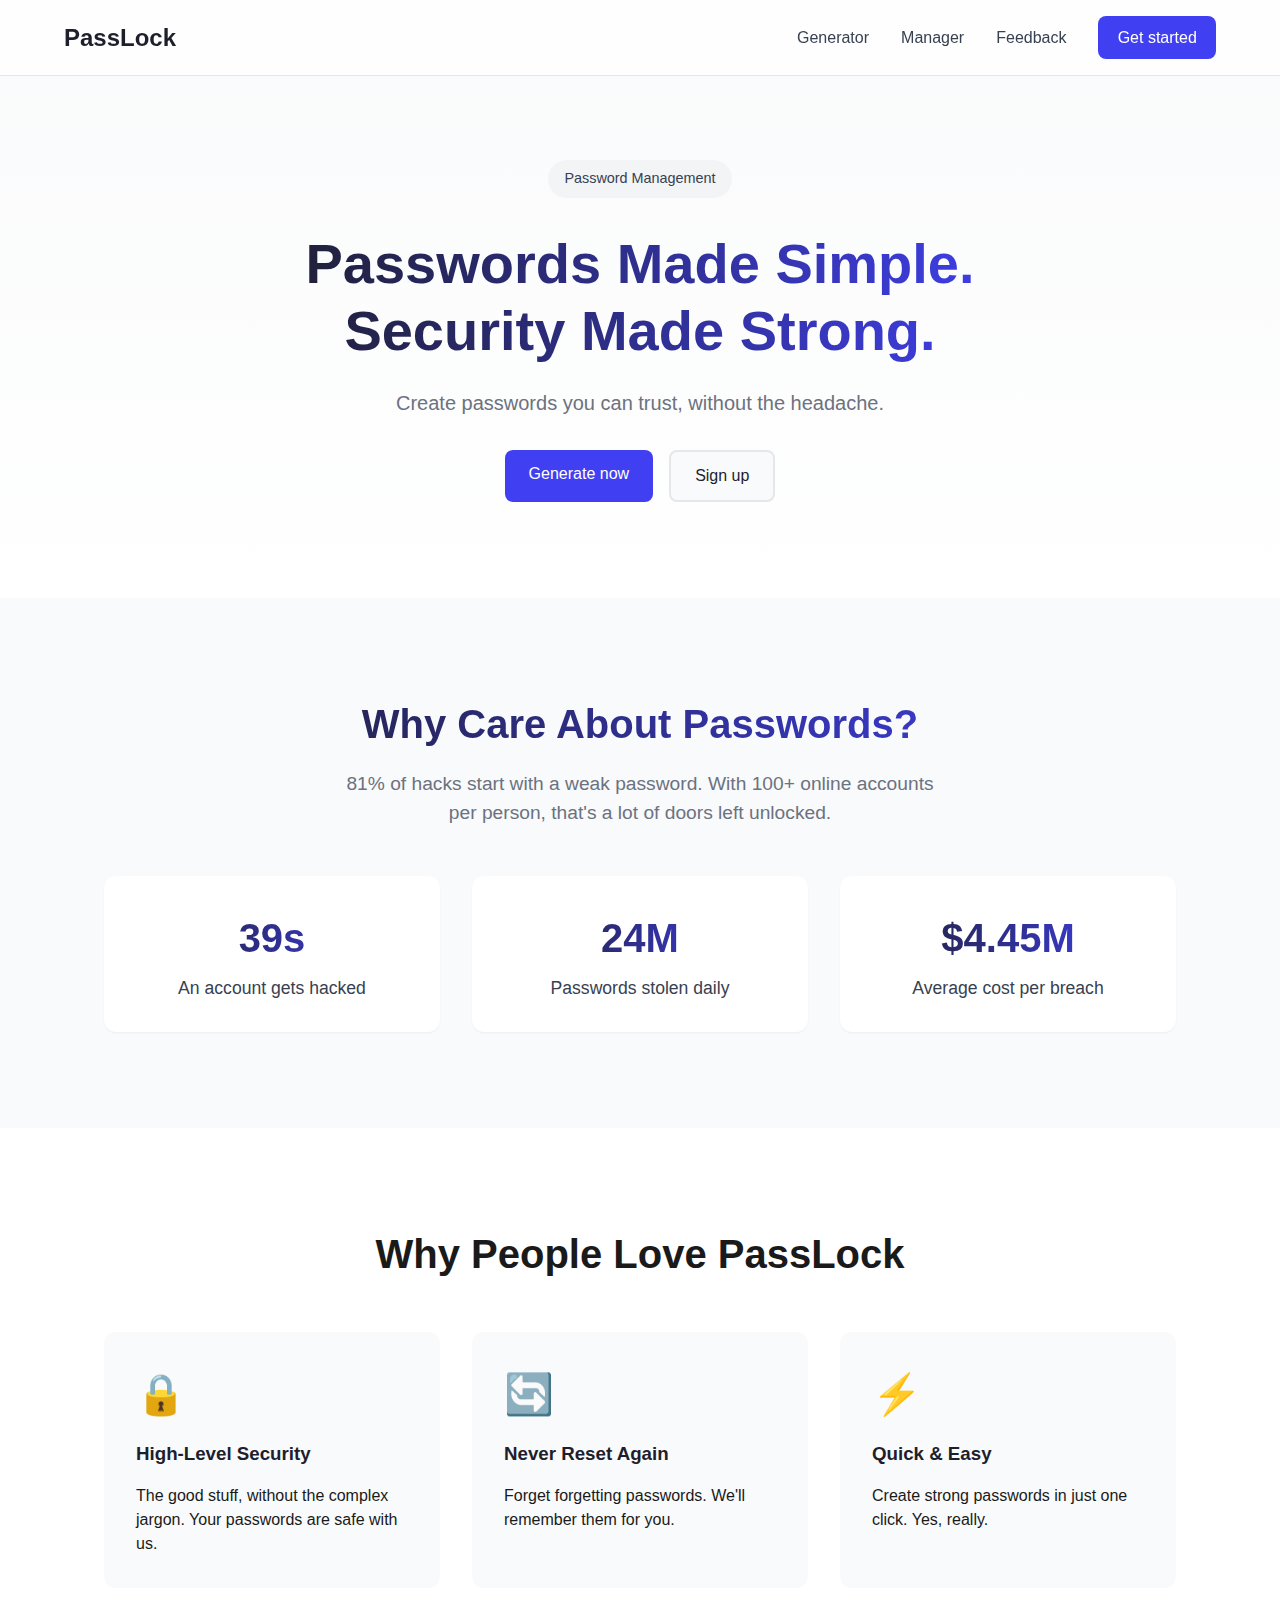
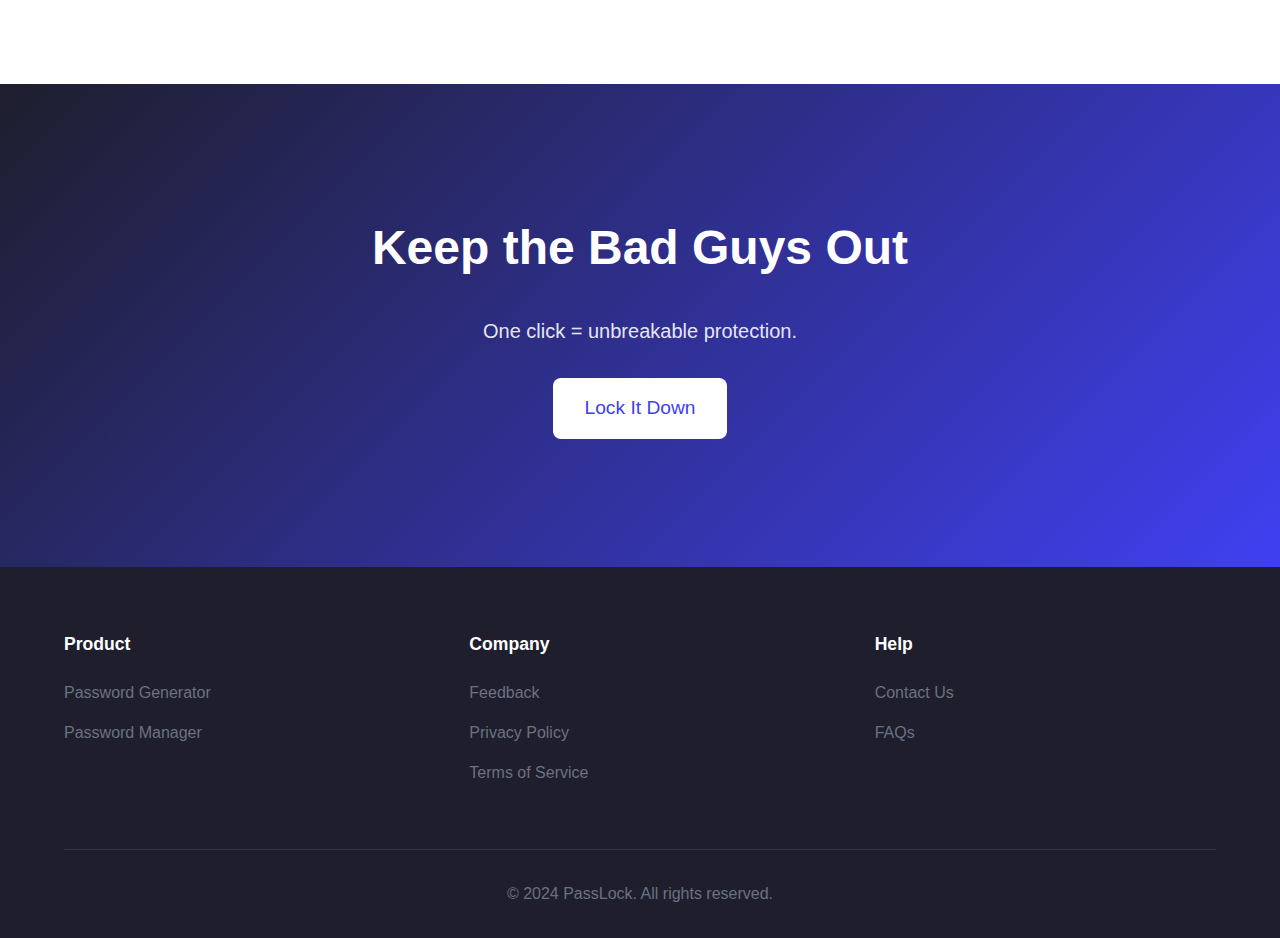
<file: index.html>
<!DOCTYPE html>
<html lang="en">
<head>
    <meta charset="UTF-8">
    <meta name="viewport" content="width=device-width, initial-scale=1.0">
    <title>PassLock - Simple, Strong Password Management</title>
    <link rel="stylesheet" href="css/style.css">
    <link rel="icon" type="image/x-icon" href="icon.ico">
</head>
<body>
    <nav>
        <a href="index.html" class="logo">PassLock</a>
        <button class="hamburger" aria-label="Toggle menu">
            <span class="hamburger-line"></span>
            <span class="hamburger-line"></span>
            <span class="hamburger-line"></span>
        </button>
        <div class="nav-links">
            <a href="pages/generator.html">Generator</a>
            <a href="pages/manager.html">Manager</a>
            <a href="pages/feedback.html">Feedback</a>
            <a href="pages/signup.html" class="btn-primary">Get started</a>
        </div>
    </nav>

    <main>
        <section class="hero">
            <div class="hero-content">
                <div class="section-tag">Password Management</div>
                <h1>Passwords Made Simple.<br>Security Made Strong.</h1>
                <p class="hero-subtitle">Create passwords you can trust, without the headache.</p>
                <div class="cta-group">
                    <a href="pages/generator.html" class="btn-primary">Generate now</a>
                    <a href="pages/signup.html" class="btn-secondary">Sign up</a>
                </div>
            </div>
        </section>

        <section class="why-section">
            <div class="container">
                <h2>Why Care About Passwords?</h2>
                <p class="section-subtitle">81% of hacks start with a weak password. With 100+ online accounts per person, that's a lot of doors left unlocked.</p>
                
                <div class="stats-grid">
                    <div class="stat-card">
                        <div class="stat-number">39s</div>
                        <p>An account gets hacked</p>
                    </div>
                    <div class="stat-card">
                        <div class="stat-number">24M</div>
                        <p>Passwords stolen daily</p>
                    </div>
                    <div class="stat-card">
                        <div class="stat-number">$4.45M</div>
                        <p>Average cost per breach</p>
                    </div>
                </div>
            </div>
        </section>

        <section class="features">
            <div class="container">
                <h2>Why People Love PassLock</h2>
                <div class="features-grid">
                    <div class="feature-card">
                        <div class="feature-icon">🔒</div>
                        <h3>High-Level Security</h3>
                        <p>The good stuff, without the complex jargon. Your passwords are safe with us.</p>
                    </div>
                    <div class="feature-card">
                        <div class="feature-icon">🔄</div>
                        <h3>Never Reset Again</h3>
                        <p>Forget forgetting passwords. We'll remember them for you.</p>
                    </div>
                    <div class="feature-card">
                        <div class="feature-icon">⚡</div>
                        <h3>Quick & Easy</h3>
                        <p>Create strong passwords in just one click. Yes, really.</p>
                    </div>
                </div>
            </div>
        </section>

        <section class="cta-section">
            <div class="container">
                <h2>Keep the Bad Guys Out</h2>
                <p class="cta-subtitle">One click = unbreakable protection.</p>
                <a href="pages/signup.html" class="btn-primary">Lock It Down</a>
            </div>
        </section>
    </main>

    <footer>
        <div class="footer-content">
            <div class="footer-section">
                <h4>Product</h4>
                <a href="pages/generator.html">Password Generator</a>
                <a href="pages/manager.html">Password Manager</a>
            </div>
            <div class="footer-section">
                <h4>Company</h4>
                <a href="pages/feedback.html">Feedback</a>
                <a href="#">Privacy Policy</a>
                <a href="#">Terms of Service</a>
            </div>
            <div class="footer-section">
                <h4>Help</h4>
                <a href="pages/feedback.html">Contact Us</a>
                <a href="#">FAQs</a>
            </div>
        </div>
        <div class="footer-bottom">
            <p>&copy; 2024 PassLock. All rights reserved.</p>
        </div>
    </footer>
    <script src="js/nav.js"></script>
</body>
</html>
</file>
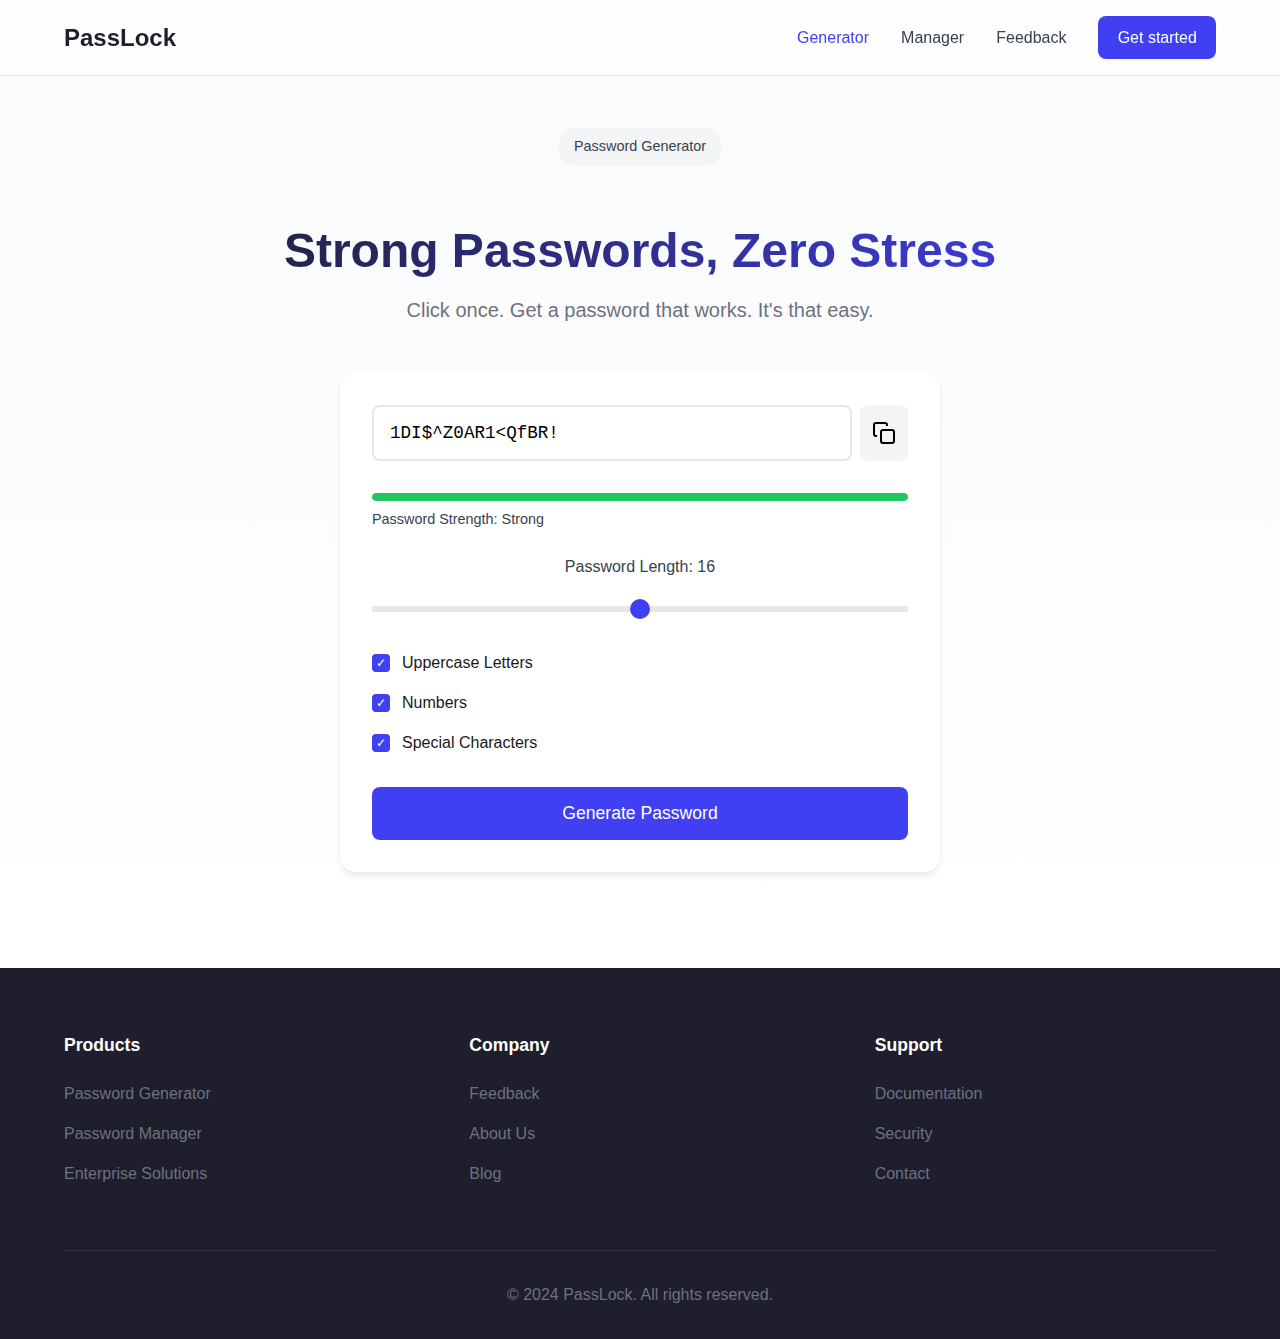
<file: pages/generator.html>
<!DOCTYPE html>
<html lang="en">
<head>
    <meta charset="UTF-8">
    <meta name="viewport" content="width=device-width, initial-scale=1.0">
    <title>Password Generator - PassLock</title>
    <link rel="stylesheet" href="../css/style.css">
    <link rel="icon" type="image/x-icon" href="../icon.ico">
</head>
<body>
    <nav>
        <a href="../index.html" class="logo">PassLock</a>
        <button class="hamburger" aria-label="Toggle menu">
            <span class="hamburger-line"></span>
            <span class="hamburger-line"></span>
            <span class="hamburger-line"></span>
        </button>
        <div class="nav-links">
            <a href="generator.html" class="active">Generator</a>
            <a href="manager.html">Manager</a>
            <a href="feedback.html">Feedback</a>
            <a href="signup.html" class="btn-primary">Get started</a>
        </div>
    </nav>

    <main>
        <section class="generator-section">
            <div class="container text-center">
                <div class="section-tag">Password Generator</div>
                <h1 class="generator-title">Strong Passwords, Zero Stress</h1>
                <p class="generator-subtitle">Click once. Get a password that works. It's that easy.</p>

                <div class="generator-container">
                    <div class="password-display">
                        <input type="text" id="passwordOutput" readonly value="Click generate to create password">
                        <button id="copyButton" class="btn-icon" aria-label="Copy password">
                            <svg width="24" height="24" viewBox="0 0 24 24" fill="none" stroke="currentColor" stroke-width="2">
                                <rect x="9" y="9" width="13" height="13" rx="2" ry="2"></rect>
                                <path d="M5 15H4a2 2 0 0 1-2-2V4a2 2 0 0 1 2-2h9a2 2 0 0 1 2 2v1"></path>
                            </svg>
                        </button>
                    </div>

                    <div class="strength-meter">
                        <div class="strength-bar">
                            <div id="strengthProgress" class="strength-progress"></div>
                        </div>
                        <p class="strength-text">Password Strength: <span id="strengthLabel">Generate a password</span></p>
                    </div>

                    <div class="password-options">
                        <div class="option-group">
                            <label for="lengthSlider">Password Length: <span id="lengthValue">16</span></label>
                            <input type="range" min="8" max="24" value="16" id="lengthSlider" class="range-slider">
                        </div>
                        
                        <div class="checkbox-group">
                            <label class="checkbox-label">
                                <input type="checkbox" id="uppercase" checked>
                                <span class="checkbox-text">Uppercase Letters</span>
                            </label>
                            <label class="checkbox-label">
                                <input type="checkbox" id="numbers" checked>
                                <span class="checkbox-text">Numbers</span>
                            </label>
                            <label class="checkbox-label">
                                <input type="checkbox" id="symbols" checked>
                                <span class="checkbox-text">Special Characters</span>
                            </label>
                        </div>
                    </div>

                    <button id="generateButton" class="btn-primary btn-large">Generate Password</button>
                </div>
            </div>
        </section>
    </main>

    <footer>
        <div class="footer-content">
            <div class="footer-section">
                <h4>Products</h4>
                <a href="generator.html">Password Generator</a>
                <a href="#">Password Manager</a>
                <a href="#">Enterprise Solutions</a>
            </div>
            <div class="footer-section">
                <h4>Company</h4>
                <a href="feedback.html">Feedback</a>
                <a href="#">About Us</a>
                <a href="#">Blog</a>
            </div>
            <div class="footer-section">
                <h4>Support</h4>
                <a href="#">Documentation</a>
                <a href="#">Security</a>
                <a href="#">Contact</a>
            </div>
        </div>
        <div class="footer-bottom">
            <p>&copy; 2024 PassLock. All rights reserved.</p>
        </div>
    </footer>

    <div id="notification" class="notification">
        <div class="notification-content">
            <svg width="20" height="20" viewBox="0 0 24 24" fill="none" stroke="currentColor" stroke-width="2">
                <polyline points="20 6 9 17 4 12"></polyline>
            </svg>
            <span>Copied to clipboard!</span>
        </div>
    </div>

    <script src="../js/generator.js" defer></script>
    <script src="../js/nav.js"></script>
</body>
</html>
</file>
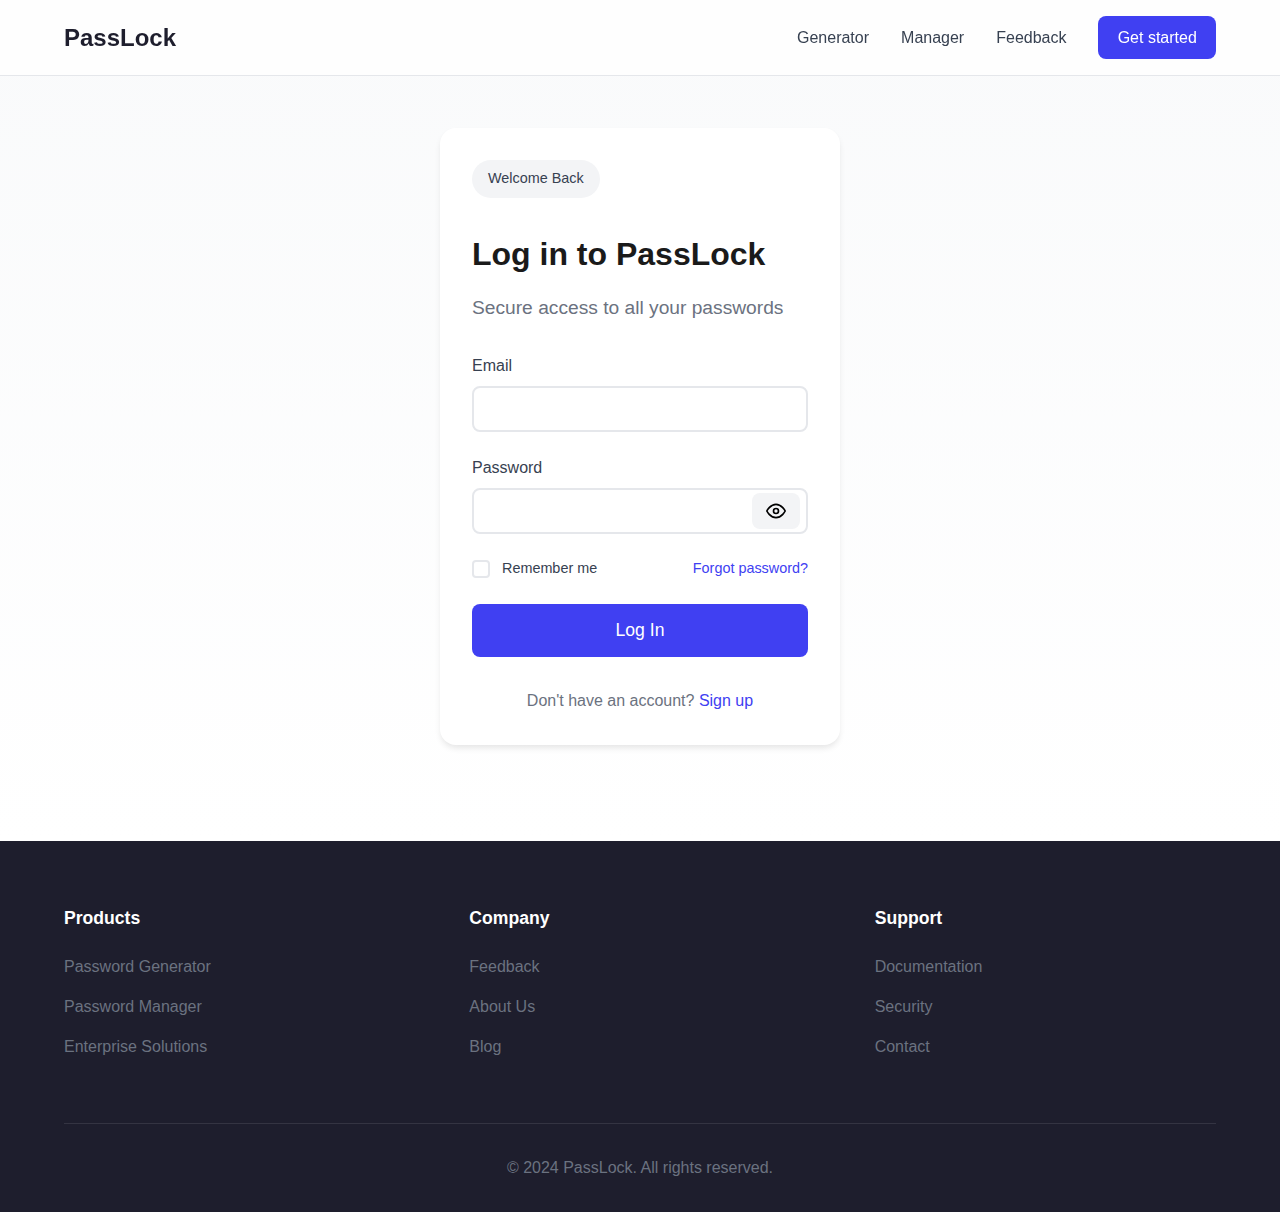
<file: pages/login.html>
<!DOCTYPE html>
<html lang="en">
<head>
    <meta charset="UTF-8">
    <meta name="viewport" content="width=device-width, initial-scale=1.0">
    <title>Log In - PassLock</title>
    <link rel="stylesheet" href="../css/style.css">
    <link rel="icon" type="image/x-icon" href="../icon.ico">
</head>
<body>
    <nav>
        <a href="../index.html" class="logo">PassLock</a>
        <button class="hamburger" aria-label="Toggle menu">
            <span class="hamburger-line"></span>
            <span class="hamburger-line"></span>
            <span class="hamburger-line"></span>
        </button>
        <div class="nav-links">
            <a href="generator.html">Generator</a>
            <a href="manager.html">Manager</a>
            <a href="feedback.html">Feedback</a>
            <a href="signup.html" class="btn-primary">Get started</a>
        </div>
    </nav>

    <main>
        <section class="auth-section">
            <div class="container">
                <div class="auth-container">
                    <div class="section-tag">Welcome Back</div>
                    <h1>Log in to PassLock</h1>
                    <p class="section-subtitle">Secure access to all your passwords</p>

                    <form class="auth-form">
                        <div class="form-group">
                            <label for="email">Email</label>
                            <input type="email" id="email" required>
                        </div>
                        <div class="form-group">
                            <label for="password">Password</label>
                            <div class="password-input">
                                <input type="password" id="password" required>
                                <button type="button" class="btn-icon toggle-password" aria-label="Toggle password visibility">
                                    <svg width="20" height="20" viewBox="0 0 24 24" fill="none" stroke="currentColor" stroke-width="2">
                                        <path d="M1 12s4-8 11-8 11 8 11 8-4 8-11 8-11-8-11-8z"></path>
                                        <circle cx="12" cy="12" r="3"></circle>
                                    </svg>
                                </button>
                            </div>
                        </div>
                        <div class="form-footer">
                            <label class="checkbox-label">
                                <input type="checkbox" id="remember">
                                <span class="checkbox-text">Remember me</span>
                            </label>
                            <a href="#" class="forgot-password">Forgot password?</a>
                        </div>
                        <button type="submit" class="btn-primary btn-large">Log In</button>
                    </form>

                    <p class="auth-footer">
                        Don't have an account? <a href="signup.html">Sign up</a>
                    </p>
                </div>
            </div>
        </section>
    </main>

    <footer>
        <div class="footer-content">
            <div class="footer-section">
                <h4>Products</h4>
                <a href="generator.html">Password Generator</a>
                <a href="#">Password Manager</a>
                <a href="#">Enterprise Solutions</a>
            </div>
            <div class="footer-section">
                <h4>Company</h4>
                <a href="feedback.html">Feedback</a>
                <a href="#">About Us</a>
                <a href="#">Blog</a>
            </div>
            <div class="footer-section">
                <h4>Support</h4>
                <a href="#">Documentation</a>
                <a href="#">Security</a>
                <a href="#">Contact</a>
            </div>
        </div>
        <div class="footer-bottom">
            <p>&copy; 2024 PassLock. All rights reserved.</p>
        </div>
    </footer>
    <script src="../js/nav.js"></script>
</body>
</html>
</file>
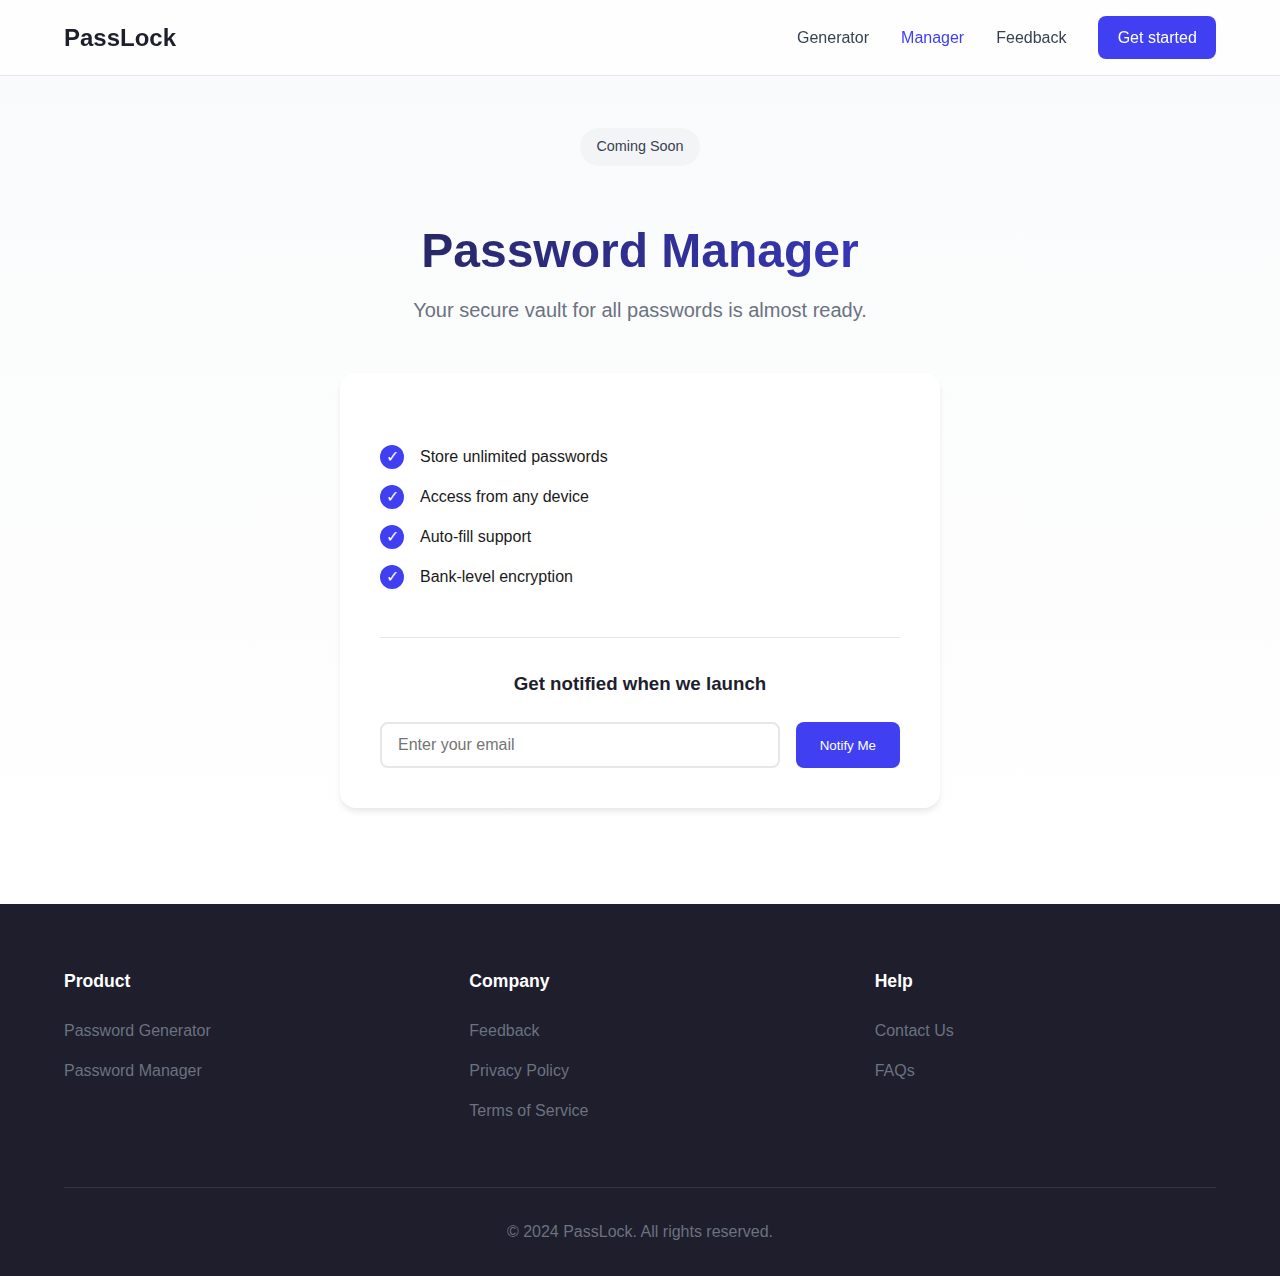
<file: pages/manager.html>
<!DOCTYPE html>
<html lang="en">
<head>
    <meta charset="UTF-8">
    <meta name="viewport" content="width=device-width, initial-scale=1.0">
    <title>Password Manager - Coming Soon - PassLock</title>
    <link rel="stylesheet" href="../css/style.css">
    <link rel="icon" type="image/x-icon" href="../icon.ico">
</head>
<body>
    <nav>
        <a href="../index.html" class="logo">PassLock</a>
        <button class="hamburger" aria-label="Toggle menu">
            <span class="hamburger-line"></span>
            <span class="hamburger-line"></span>
            <span class="hamburger-line"></span>
        </button>
        <div class="nav-links">
            <a href="generator.html">Generator</a>
            <a href="manager.html" class="active">Manager</a>
            <a href="feedback.html">Feedback</a>
            <a href="signup.html" class="btn-primary">Get started</a>
        </div>
    </nav>

    <main>
        <section class="coming-soon-section">
            <div class="container text-center">
                <div class="section-tag">Coming Soon</div>
                <h1 class="coming-soon-title">Password Manager</h1>
                <p class="coming-soon-subtitle">Your secure vault for all passwords is almost ready.</p>
                
                <div class="coming-soon-content">
                    <div class="feature-preview">
                        <div class="feature-list">
                            <div class="feature-item">
                                <span class="check-icon">✓</span>
                                <p>Store unlimited passwords</p>
                            </div>
                            <div class="feature-item">
                                <span class="check-icon">✓</span>
                                <p>Access from any device</p>
                            </div>
                            <div class="feature-item">
                                <span class="check-icon">✓</span>
                                <p>Auto-fill support</p>
                            </div>
                            <div class="feature-item">
                                <span class="check-icon">✓</span>
                                <p>Bank-level encryption</p>
                            </div>
                        </div>
                    </div>
                    
                    <div class="notify-container">
                        <h3>Get notified when we launch</h3>
                        <form class="notify-form">
                            <input type="email" placeholder="Enter your email" required>
                            <button type="submit" class="btn-primary">Notify Me</button>
                        </form>
                    </div>
                </div>
            </div>
        </section>
    </main>

    <footer>
        <div class="footer-content">
            <div class="footer-section">
                <h4>Product</h4>
                <a href="generator.html">Password Generator</a>
                <a href="manager.html">Password Manager</a>
            </div>
            <div class="footer-section">
                <h4>Company</h4>
                <a href="feedback.html">Feedback</a>
                <a href="#">Privacy Policy</a>
                <a href="#">Terms of Service</a>
            </div>
            <div class="footer-section">
                <h4>Help</h4>
                <a href="feedback.html">Contact Us</a>
                <a href="#">FAQs</a>
            </div>
        </div>
        <div class="footer-bottom">
            <p>&copy; 2024 PassLock. All rights reserved.</p>
        </div>
    </footer>
    <script src="../js/nav.js"></script>
</body>
</html>
</file>
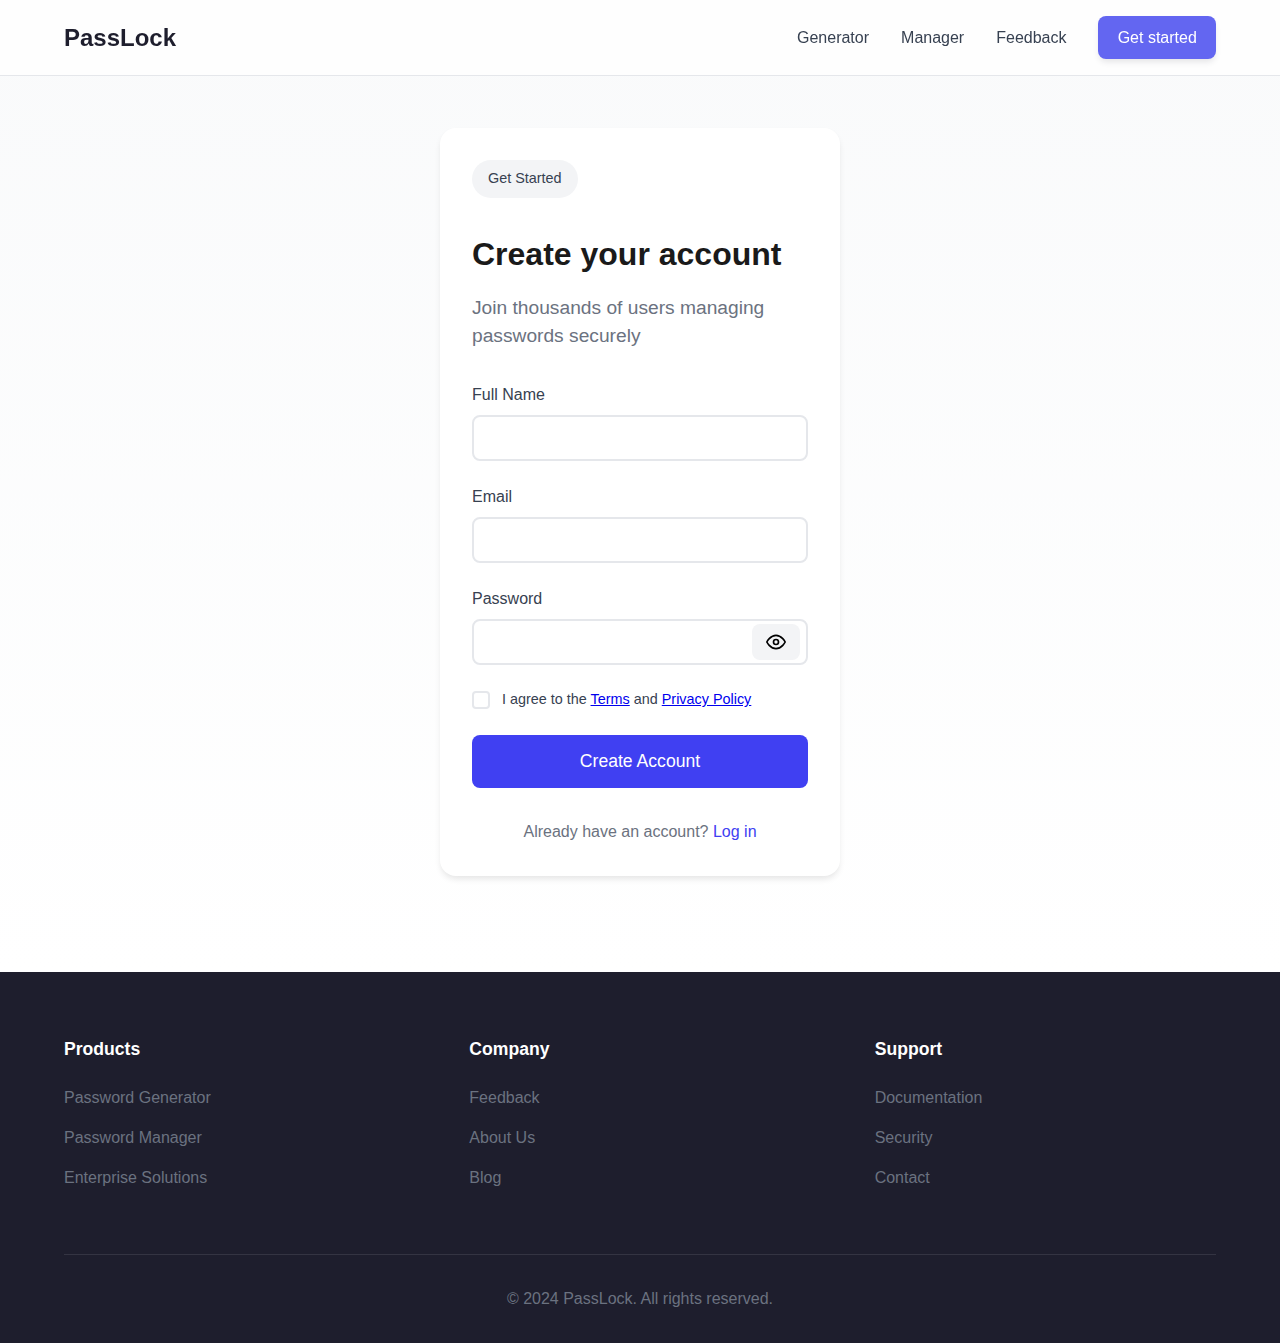
<file: pages/signup.html>
<!DOCTYPE html>
<html lang="en">
<head>
    <meta charset="UTF-8">
    <meta name="viewport" content="width=device-width, initial-scale=1.0">
    <title>Sign Up - PassLock</title>
    <link rel="stylesheet" href="../css/style.css">
    <link rel="icon" type="image/x-icon" href="../icon.ico">
</head>
<body>
    <nav>
        <a href="../index.html" class="logo">PassLock</a>
        <button class="hamburger" aria-label="Toggle menu">
            <span class="hamburger-line"></span>
            <span class="hamburger-line"></span>
            <span class="hamburger-line"></span>
        </button>
        <div class="nav-links">
            <a href="generator.html">Generator</a>
            <a href="manager.html">Manager</a>
            <a href="feedback.html">Feedback</a>
            <a href="signup.html" class="btn-primary active">Get started</a>
        </div>
    </nav>

    <main>
        <section class="auth-section">
            <div class="container">
                <div class="auth-container">
                    <div class="section-tag">Get Started</div>
                    <h1>Create your account</h1>
                    <p class="section-subtitle">Join thousands of users managing passwords securely</p>

                    <form class="auth-form">
                        <div class="form-group">
                            <label for="name">Full Name</label>
                            <input type="text" id="name" required>
                        </div>
                        <div class="form-group">
                            <label for="email">Email</label>
                            <input type="email" id="email" required>
                        </div>
                        <div class="form-group">
                            <label for="password">Password</label>
                            <div class="password-input">
                                <input type="password" id="password" required>
                                <button type="button" class="btn-icon toggle-password" aria-label="Toggle password visibility">
                                    <svg width="20" height="20" viewBox="0 0 24 24" fill="none" stroke="currentColor" stroke-width="2">
                                        <path d="M1 12s4-8 11-8 11 8 11 8-4 8-11 8-11-8-11-8z"></path>
                                        <circle cx="12" cy="12" r="3"></circle>
                                    </svg>
                                </button>
                            </div>
                        </div>
                        <div class="form-footer">
                            <label class="checkbox-label">
                                <input type="checkbox" id="terms" required>
                                <span class="checkbox-text">I agree to the <a href="#">Terms</a> and <a href="#">Privacy Policy</a></span>
                            </label>
                        </div>
                        <button type="submit" class="btn-primary btn-large">Create Account</button>
                    </form>

                    <p class="auth-footer">
                        Already have an account? <a href="login.html">Log in</a>
                    </p>
                </div>
            </div>
        </section>
    </main>

    <footer>
        <div class="footer-content">
            <div class="footer-section">
                <h4>Products</h4>
                <a href="generator.html">Password Generator</a>
                <a href="#">Password Manager</a>
                <a href="#">Enterprise Solutions</a>
            </div>
            <div class="footer-section">
                <h4>Company</h4>
                <a href="feedback.html">Feedback</a>
                <a href="#">About Us</a>
                <a href="#">Blog</a>
            </div>
            <div class="footer-section">
                <h4>Support</h4>
                <a href="#">Documentation</a>
                <a href="#">Security</a>
                <a href="#">Contact</a>
            </div>
        </div>
        <div class="footer-bottom">
            <p>&copy; 2024 PassLock. All rights reserved.</p>
        </div>
    </footer>
    <script src="../js/nav.js"></script>
</body>
</html>
</file>
<file: css/style.css>
:root {
    --primary-color: #1e1e2d;
    --secondary-color: #4040f2;
    --accent-color: #6366f1;
    --background-color: #ffffff;
    --text-color: #1a1a1a;
    --gray-50: #f9fafb;
    --gray-100: #f3f4f6;
    --gray-200: #e5e7eb;
    --gray-500: #6b7280;
    --gray-700: #374151;
    --shadow-sm: 0 1px 2px 0 rgb(0 0 0 / 0.05);
    --shadow: 0 4px 6px -1px rgb(0 0 0 / 0.1);
    --transition: all 0.3s cubic-bezier(0.4, 0, 0.2, 1);
}

/* Base Styles */
* {
    margin: 0;
    padding: 0;
    box-sizing: border-box;
    font-family: -apple-system, BlinkMacSystemFont, "Segoe UI", Roboto, sans-serif;
}

body {
    background-color: var(--background-color);
    color: var(--text-color);
    line-height: 1.5;
}

/* Navigation */
nav {
    display: flex;
    justify-content: space-between;
    align-items: center;
    padding: 1rem 5%;
    background: rgba(255, 255, 255, 0.8);
    backdrop-filter: blur(8px);
    position: fixed;
    top: 0;
    left: 0;
    right: 0;
    z-index: 1000;
    border-bottom: 1px solid var(--gray-200);
}

.logo {
    font-size: 1.5rem;
    font-weight: 700;
    color: var(--primary-color);
    text-decoration: none;
    transition: var(--transition);
}

.logo:hover {
    color: var(--secondary-color);
}

.nav-links {
    display: flex;
    gap: 2rem;
    align-items: center;
}

.nav-links a {
    text-decoration: none;
    color: var(--gray-700);
    font-weight: 500;
    transition: var(--transition);
    position: relative;
}

.nav-links a:not(.btn-primary):after {
    content: '';
    position: absolute;
    width: 0;
    height: 2px;
    bottom: -4px;
    left: 0;
    background-color: var(--secondary-color);
    transition: var(--transition);
}

.nav-links a:not(.btn-primary):hover:after {
    width: 100%;
}

.nav-links a:not(.btn-primary).active {
    color: var(--secondary-color);
}

/* Buttons */
.btn-primary {
    display: inline-block;
    padding: 0.75rem 1.5rem;
    background: var(--secondary-color);
    color: white;
    border: none;
    border-radius: 8px;
    font-weight: 500;
    text-decoration: none;
    transition: var(--transition);
    cursor: pointer;
}

.btn-primary:hover {
    transform: translateY(-2px);
    box-shadow: var(--shadow);
    background: var(--accent-color);
}

/* Hero Section */
.hero {
    padding: 10rem 5% 6rem;
    text-align: center;
    background: linear-gradient(to bottom, var(--gray-50), white);
}

.hero-content {
    max-width: 800px;
    margin: 0 auto;
}

.section-tag {
    display: inline-block;
    padding: 0.5rem 1rem;
    background: var(--gray-100);
    color: var(--gray-700);
    border-radius: 20px;
    font-size: 0.9rem;
    margin-bottom: 2rem;
    font-weight: 500;
}

.hero h1 {
    font-size: 3.5rem;
    line-height: 1.2;
    margin-bottom: 1.5rem;
    background: linear-gradient(to right, var(--primary-color), var(--secondary-color));
    -webkit-background-clip: text;
    color: transparent;
}

/* Add animations */
@keyframes fadeIn {
    from { opacity: 0; transform: translateY(20px); }
    to { opacity: 1; transform: translateY(0); }
}

.hero-content {
    animation: fadeIn 1s ease-out;
}

/* Responsive Design */
@media (max-width: 768px) {
    .nav-links {
        display: none;
    }
    
    .hero h1 {
        font-size: 2.5rem;
    }
    
    .hero {
        padding: 8rem 5% 4rem;
    }
}

/* Container */
.container {
    max-width: 1200px;
    margin: 0 auto;
    padding: 0 5%;
}

/* Why Section */
.why-section {
    padding: 6rem 0;
    background: var(--gray-50);
    text-align: center;
}

.why-section h2 {
    font-size: 2.5rem;
    margin-bottom: 1rem;
    background: linear-gradient(to right, var(--primary-color), var(--secondary-color));
    -webkit-background-clip: text;
    color: transparent;
}

.section-subtitle {
    font-size: 1.2rem;
    color: var(--gray-500);
    max-width: 600px;
    margin: 0 auto;
}

/* Features Section */
.features {
    padding: 6rem 0;
    background: white;
}

.features h2 {
    text-align: center;
    margin-bottom: 3rem;
    font-size: 2.5rem;
}

.features-grid {
    display: grid;
    grid-template-columns: repeat(auto-fit, minmax(300px, 1fr));
    gap: 2rem;
}

.feature-card {
    padding: 2rem;
    background: var(--gray-50);
    border-radius: 12px;
    transition: var(--transition);
}

.feature-card:hover {
    transform: translateY(-5px);
    box-shadow: var(--shadow);
}

.feature-icon {
    font-size: 2.5rem;
    margin-bottom: 1rem;
}

.feature-card h3 {
    margin-bottom: 1rem;
    color: var(--primary-color);
}

/* CTA Section */
.cta-section {
    padding: 8rem 0;
    text-align: center;
    background: linear-gradient(135deg, var(--primary-color), var(--secondary-color));
    color: white;
}

.cta-section h2 {
    font-size: 3rem;
    margin-bottom: 2rem;
}

.cta-section .btn-primary {
    background: white;
    color: var(--secondary-color);
    font-size: 1.2rem;
    padding: 1rem 2rem;
}

.cta-section .btn-primary:hover {
    background: var(--gray-50);
    transform: translateY(-2px);
}

/* Button Secondary */
.btn-secondary {
    display: inline-block;
    padding: 0.75rem 1.5rem;
    background: var(--gray-50);
    color: var(--primary-color);
    border: 2px solid var(--gray-200);
    border-radius: 8px;
    font-weight: 500;
    text-decoration: none;
    transition: var(--transition);
    cursor: pointer;
}

.btn-secondary:hover {
    background: var(--gray-100);
    transform: translateY(-2px);
    box-shadow: var(--shadow);
}

/* Hero Updates */
.hero-subtitle {
    font-size: 1.25rem;
    color: var(--gray-500);
    margin-bottom: 2rem;
}

.cta-group {
    display: flex;
    gap: 1rem;
    justify-content: center;
}

/* Responsive Updates */
@media (max-width: 768px) {
    .features-grid {
        grid-template-columns: 1fr;
    }
    
    .cta-section h2 {
        font-size: 2rem;
    }
    
    .cta-group {
        flex-direction: column;
        padding: 0 2rem;
    }
    
    .feature-card {
        text-align: center;
    }
}

/* Generator Page Styles - Updated */
.generator-section {
    padding: 8rem 0 6rem;
    background: linear-gradient(to bottom, var(--gray-50), white);
}

.text-center {
    text-align: center;
}

.generator-title {
    font-size: 3rem;
    line-height: 1.2;
    margin: 1.5rem 0 1rem;
    background: linear-gradient(to right, var(--primary-color), var(--secondary-color));
    -webkit-background-clip: text;
    color: transparent;
    font-weight: 700;
}

.generator-subtitle {
    font-size: 1.25rem;
    color: var(--gray-500);
    margin-bottom: 3rem;
    max-width: 600px;
    margin-left: auto;
    margin-right: auto;
}

.generator-container {
    max-width: 600px;
    margin: 3rem auto 0;
    padding: 2rem;
    background: white;
    border-radius: 16px;
    box-shadow: var(--shadow);
}

.password-display {
    display: flex;
    gap: 0.5rem;
    margin-bottom: 2rem;
    align-items: stretch;
}

.password-display input {
    flex: 1;
    padding: 1rem;
    border: 2px solid var(--gray-200);
    border-radius: 8px;
    font-size: 1.1rem;
    font-family: monospace;
    background: white;
}

.btn-icon {
    padding: 0.5rem;
    background: var(--gray-100);
    border: none;
    border-radius: 8px;
    cursor: pointer;
    transition: var(--transition);
    display: flex;
    align-items: center;
    justify-content: center;
    min-width: 48px;
}

.btn-icon:hover {
    background: var(--gray-200);
}

.password-options {
    margin-bottom: 2rem;
}

.option-group {
    margin-bottom: 2rem;
}

.option-group label {
    display: block;
    margin-bottom: 1rem;
    color: var(--gray-700);
    font-weight: 500;
}

.range-slider {
    width: 100%;
    height: 6px;
    background: var(--gray-200);
    border-radius: 3px;
    outline: none;
    -webkit-appearance: none;
}

.range-slider::-webkit-slider-thumb {
    -webkit-appearance: none;
    width: 20px;
    height: 20px;
    background: var(--secondary-color);
    border-radius: 50%;
    cursor: pointer;
    transition: var(--transition);
}

.range-slider::-webkit-slider-thumb:hover {
    transform: scale(1.1);
}

.checkbox-group {
    display: flex;
    flex-direction: column;
    gap: 1rem;
}

.checkbox-label {
    display: flex;
    align-items: center;
    gap: 0.75rem;
    cursor: pointer;
}

.checkbox-label input[type="checkbox"] {
    width: 18px;
    height: 18px;
    border-radius: 4px;
    border: 2px solid var(--gray-300);
    -webkit-appearance: none;
    appearance: none;
    cursor: pointer;
    position: relative;
    transition: var(--transition);
}

.checkbox-label input[type="checkbox"]:checked {
    background: var(--secondary-color);
    border-color: var(--secondary-color);
}

.checkbox-label input[type="checkbox"]:checked::after {
    content: '✓';
    color: white;
    position: absolute;
    top: 50%;
    left: 50%;
    transform: translate(-50%, -50%);
    font-size: 12px;
}

.btn-large {
    width: 100%;
    padding: 1rem;
    font-size: 1.1rem;
}

/* Responsive adjustments */
@media (max-width: 640px) {
    .generator-container {
        margin: 2rem 1rem;
        padding: 1.5rem;
    }

    .password-display input {
        font-size: 1rem;
    }
}

/* Footer Styles */
footer {
    background: var(--primary-color);
    color: white;
    padding: 4rem 5% 2rem;
    margin-top: auto;
}

.footer-content {
    display: grid;
    grid-template-columns: repeat(auto-fit, minmax(200px, 1fr));
    gap: 3rem;
    max-width: 1200px;
    margin: 0 auto;
}

.footer-section h4 {
    font-size: 1.1rem;
    margin-bottom: 1.5rem;
    color: white;
}

.footer-section a {
    display: block;
    color: var(--gray-500);
    text-decoration: none;
    margin-bottom: 0.8rem;
    transition: var(--transition);
}

.footer-section a:hover {
    color: white;
    transform: translateX(5px);
}

.footer-bottom {
    margin-top: 3rem;
    padding-top: 2rem;
    border-top: 1px solid rgba(255, 255, 255, 0.1);
    text-align: center;
    color: var(--gray-500);
}

/* Auth Pages Styles */
.auth-section {
    padding: 8rem 0 6rem;
    min-height: calc(100vh - 300px);
    background: linear-gradient(to bottom, var(--gray-50), white);
}

.auth-container {
    max-width: 400px;
    margin: 0 auto;
    padding: 2rem;
    background: white;
    border-radius: 16px;
    box-shadow: var(--shadow);
}

.auth-container h1 {
    font-size: 2rem;
    margin-bottom: 1rem;
}

.auth-form {
    margin-top: 2rem;
}

.form-group {
    margin-bottom: 1.5rem;
}

.form-group label {
    display: block;
    margin-bottom: 0.5rem;
    color: var(--gray-700);
    font-weight: 500;
}

.form-group input {
    width: 100%;
    padding: 0.75rem 1rem;
    border: 2px solid var(--gray-200);
    border-radius: 8px;
    font-size: 1rem;
    transition: var(--transition);
}

.form-group input:focus {
    border-color: var(--secondary-color);
    outline: none;
    box-shadow: 0 0 0 3px rgba(99, 102, 241, 0.1);
}

.password-input {
    position: relative;
}

.password-input .btn-icon {
    position: absolute;
    right: 0.5rem;
    top: 50%;
    transform: translateY(-50%);
}

.form-footer {
    display: flex;
    justify-content: space-between;
    align-items: center;
    margin-bottom: 1.5rem;
}

.forgot-password {
    color: var(--secondary-color);
    text-decoration: none;
    font-size: 0.9rem;
}

.forgot-password:hover {
    text-decoration: underline;
}

.auth-footer {
    margin-top: 2rem;
    text-align: center;
    color: var(--gray-500);
}

.auth-footer a {
    color: var(--secondary-color);
    text-decoration: none;
    font-weight: 500;
}

.auth-footer a:hover {
    text-decoration: underline;
}

/* Feedback Page Styles - Updated */
.feedback-section {
    padding: 8rem 0 6rem;
    background: linear-gradient(to bottom, var(--gray-50), white);
}

.feedback-title {
    font-size: 3rem;
    line-height: 1.2;
    margin: 1.5rem 0 1rem;
    background: linear-gradient(to right, var(--primary-color), var(--secondary-color));
    -webkit-background-clip: text;
    color: transparent;
    font-weight: 700;
}

.feedback-subtitle {
    font-size: 1.25rem;
    color: var(--gray-500);
    margin-bottom: 3rem;
    max-width: 600px;
    margin-left: auto;
    margin-right: auto;
}

.feedback-container {
    max-width: 600px;
    margin: 0 auto;
    padding: 2.5rem;
    background: white;
    border-radius: 16px;
    box-shadow: var(--shadow);
}

.feedback-form .form-group {
    margin-bottom: 1.8rem;
}

.feedback-form .form-group:last-of-type {
    margin-bottom: 2rem;
}

.feedback-form label {
    display: block;
    margin-bottom: 0.75rem;
    color: var(--gray-700);
    font-weight: 500;
    text-align: left;
}

.feedback-form input,
.feedback-form select,
.feedback-form textarea {
    width: 100%;
    padding: 0.875rem 1rem;
    border: 2px solid var(--gray-200);
    border-radius: 8px;
    font-size: 1rem;
    transition: var(--transition);
}

.feedback-form input::placeholder,
.feedback-form textarea::placeholder {
    color: var(--gray-500);
}

.feedback-form textarea {
    min-height: 140px;
    resize: vertical;
    font-family: inherit;
}

.feedback-form input:focus,
.feedback-form select:focus,
.feedback-form textarea:focus {
    border-color: var(--secondary-color);
    outline: none;
    box-shadow: 0 0 0 3px rgba(99, 102, 241, 0.1);
}

/* Responsive adjustments for feedback page */
@media (max-width: 768px) {
    .feedback-title {
        font-size: 2.5rem;
        padding: 0 1rem;
    }
    
    .feedback-subtitle {
        font-size: 1.1rem;
        padding: 0 1rem;
    }
    
    .feedback-container {
        margin: 2rem 1rem;
        padding: 1.5rem;
    }
}

/* Auth Pages Styles - Checkbox Update */
.auth-form .checkbox-label input[type="checkbox"] {
    width: 18px;
    height: 18px;
    border-radius: 4px;
    border: 2px solid var(--gray-200);
    -webkit-appearance: none;
    appearance: none;
    cursor: pointer;
    position: relative;
    transition: var(--transition);
    background-color: white;
}

.auth-form .checkbox-label input[type="checkbox"]:checked {
    background: var(--secondary-color);
    border-color: var(--secondary-color);
}

.auth-form .checkbox-label input[type="checkbox"]:checked::after {
    content: '✓';
    color: white;
    position: absolute;
    top: 50%;
    left: 50%;
    transform: translate(-50%, -50%);
    font-size: 12px;
}

.auth-form .checkbox-label {
    display: flex;
    align-items: center;
    gap: 0.75rem;
    cursor: pointer;
    color: var(--gray-700);
    font-size: 0.9rem;
}

.auth-form .checkbox-text {
    user-select: none;
}

.auth-form .checkbox-label input[type="checkbox"]:hover {
    border-color: var(--secondary-color);
}

.auth-form .checkbox-label input[type="checkbox"]:focus {
    outline: none;
    box-shadow: 0 0 0 3px rgba(99, 102, 241, 0.1);
}

/* Stats Section */
.stats-grid {
    display: grid;
    grid-template-columns: repeat(auto-fit, minmax(250px, 1fr));
    gap: 2rem;
    margin-top: 3rem;
}

.stat-card {
    background: white;
    padding: 2rem;
    border-radius: 12px;
    text-align: center;
    transition: var(--transition);
    box-shadow: var(--shadow-sm);
}

.stat-card:hover {
    transform: translateY(-5px);
    box-shadow: var(--shadow);
}

.stat-number {
    font-size: 2.5rem;
    font-weight: 700;
    margin-bottom: 0.5rem;
    background: linear-gradient(to right, var(--primary-color), var(--secondary-color));
    -webkit-background-clip: text;
    color: transparent;
}

.stat-card p {
    color: var(--gray-700);
    font-size: 1.1rem;
    line-height: 1.4;
}

/* CTA Section Updates */
.cta-subtitle {
    font-size: 1.25rem;
    color: rgba(255, 255, 255, 0.9);
    margin-bottom: 2rem;
}

/* Responsive Updates */
@media (max-width: 768px) {
    .stats-grid {
        grid-template-columns: 1fr;
        padding: 0 1rem;
    }
    
    .stat-card {
        padding: 1.5rem;
    }
    
    .stat-number {
        font-size: 2rem;
    }
}

/* Navigation Button Update */
.nav-links .btn-primary {
    background: var(--secondary-color);
    color: white;
    padding: 0.6rem 1.2rem;
    border-radius: 8px;
    font-weight: 500;
}

.nav-links .btn-primary:hover {
    background: var(--accent-color);
    transform: translateY(-2px);
    box-shadow: var(--shadow);
}

.nav-links .btn-primary.active {
    background: var(--accent-color);
    box-shadow: var(--shadow);
}

/* Coming Soon Page Styles */
.coming-soon-section {
    padding: 8rem 0 6rem;
    background: linear-gradient(to bottom, var(--gray-50), white);
}

.coming-soon-title {
    font-size: 3rem;
    line-height: 1.2;
    margin: 1.5rem 0 1rem;
    background: linear-gradient(to right, var(--primary-color), var(--secondary-color));
    -webkit-background-clip: text;
    color: transparent;
    font-weight: 700;
}

.coming-soon-subtitle {
    font-size: 1.25rem;
    color: var(--gray-500);
    margin-bottom: 3rem;
}

.coming-soon-content {
    max-width: 600px;
    margin: 0 auto;
    padding: 2.5rem;
    background: white;
    border-radius: 16px;
    box-shadow: var(--shadow);
}

.feature-list {
    margin: 2rem 0;
}

.feature-item {
    display: flex;
    align-items: center;
    gap: 1rem;
    margin-bottom: 1rem;
    text-align: left;
}

.check-icon {
    width: 24px;
    height: 24px;
    background: var(--secondary-color);
    color: white;
    border-radius: 50%;
    display: flex;
    align-items: center;
    justify-content: center;
    flex-shrink: 0;
}

.notify-container {
    margin-top: 3rem;
    padding-top: 2rem;
    border-top: 1px solid var(--gray-200);
}

.notify-container h3 {
    margin-bottom: 1.5rem;
    color: var(--primary-color);
}

.notify-form {
    display: flex;
    gap: 1rem;
}

.notify-form input {
    flex: 1;
    padding: 0.75rem 1rem;
    border: 2px solid var(--gray-200);
    border-radius: 8px;
    font-size: 1rem;
    transition: var(--transition);
}

.notify-form input:focus {
    border-color: var(--secondary-color);
    outline: none;
    box-shadow: 0 0 0 3px rgba(99, 102, 241, 0.1);
}

/* Updated Footer Styles */
.footer-content {
    display: grid;
    grid-template-columns: repeat(3, 1fr);
    gap: 4rem;
    max-width: 1200px;
    margin: 0 auto;
}

.footer-section h4 {
    font-size: 1.1rem;
    margin-bottom: 1.5rem;
    color: white;
}

.footer-section a {
    display: block;
    color: var(--gray-500);
    text-decoration: none;
    margin-bottom: 1rem;
    transition: var(--transition);
}

/* Responsive adjustments */
@media (max-width: 768px) {
    .coming-soon-content {
        margin: 2rem 1rem;
        padding: 1.5rem;
    }
    
    .notify-form {
        flex-direction: column;
    }
    
    .notify-form button {
        width: 100%;
    }
    
    .footer-content {
        grid-template-columns: repeat(2, 1fr);
        gap: 2rem;
        padding: 0 1rem;
    }
}

@media (max-width: 480px) {
    .footer-content {
        grid-template-columns: 1fr;
    }
}

/* Add these to your existing CSS */
@keyframes fadeIn {
    from { opacity: 0; }
    to { opacity: 1; }
}

.fade-in {
    animation: fadeIn 0.5s ease-in-out;
}

.password-display input {
    transition: all 0.3s ease;
}

.password-display input:focus {
    background: rgba(99, 102, 241, 0.1);
}

/* Password Strength Meter */
.strength-meter {
    margin: 1.5rem 0;
    text-align: left;
}

.strength-bar {
    height: 8px;
    background: var(--gray-200);
    border-radius: 4px;
    overflow: hidden;
    margin-bottom: 0.5rem;
}

.strength-progress {
    height: 100%;
    width: 0;
    transition: all 0.3s ease;
    border-radius: 4px;
}

.strength-progress.weak {
    width: 33.33%;
    background: #ef4444;
}

.strength-progress.medium {
    width: 66.66%;
    background: #f59e0b;
}

.strength-progress.strong {
    width: 100%;
    background: #22c55e;
}

.strength-text {
    color: var(--gray-700);
    font-size: 0.9rem;
}

/* Notification */
.notification {
    position: fixed;
    top: 2rem;
    right: 2rem;
    z-index: 1000;
    transform: translateX(200%);
    transition: transform 0.3s ease-out;
}

.notification.show {
    transform: translateX(0);
}

.notification-content {
    background: var(--primary-color);
    color: white;
    padding: 1rem 1.5rem;
    border-radius: 8px;
    display: flex;
    align-items: center;
    gap: 0.75rem;
    box-shadow: var(--shadow);
}

.notification-content svg {
    stroke: #22c55e;
}

/* Mobile Navigation */
.mobile-menu-btn {
    display: none;
    background: none;
    border: none;
    padding: 0.75rem;
    cursor: pointer;
    z-index: 1001;
}

.mobile-menu-btn svg {
    width: 24px;
    height: 24px;
    stroke: var(--secondary-color);
    stroke-width: 2.5;
}

@media (max-width: 768px) {
    nav {
        padding: 0.75rem 1rem;
    }

    .mobile-menu-btn {
        display: flex;
        align-items: center;
        justify-content: center;
    }

    .mobile-menu-btn:hover svg {
        stroke: var(--accent-color);
    }

    .nav-links {
        display: flex;
        position: fixed;
        top: 0;
        right: -100%;
        width: 70%;
        height: 100vh;
        background-color: var(--background-color);
        flex-direction: column;
        align-items: center;
        justify-content: center;
        padding: 5rem 2rem;
        transition: right 0.3s ease-in-out;
        box-shadow: -2px 0 10px rgba(0, 0, 0, 0.1);
        z-index: 1000;
    }

    .nav-links.show {
        display: flex;
    }

    .nav-links a {
        margin: 1rem 0;
        font-size: 1.1rem;
        width: 100%;
        text-align: center;
        padding: 0.5rem 0;
    }

    .nav-links a.btn-primary {
        margin-top: 1rem;
        width: auto;
        min-width: 200px;
    }

    /* Ensure the nav links are visible in mobile view */
    .nav-links a:not(.btn-primary):after {
        bottom: -2px;
    }

    .nav-links a:not(.btn-primary).active {
        color: var(--secondary-color);
    }

    /* Rest of the mobile styles remain the same */
    .hamburger.active .hamburger-line:nth-child(1) {
        transform: rotate(45deg) translate(5px, 5px);
    }

    .hamburger.active .hamburger-line:nth-child(2) {
        opacity: 0;
    }

    .hamburger.active .hamburger-line:nth-child(3) {
        transform: rotate(-45deg) translate(7px, -7px);
    }

    body::after {
        content: '';
        position: fixed;
        top: 0;
        left: 0;
        width: 100%;
        height: 100%;
        background: rgba(0, 0, 0, 0.5);
        opacity: 0;
        visibility: hidden;
        transition: opacity 0.3s ease;
        z-index: 999;
    }

    body.menu-open::after {
        opacity: 1;
        visibility: visible;
    }
}

/* Responsive Typography */
@media (max-width: 768px) {
    h1 {
        font-size: 2rem !important;
    }

    h2 {
        font-size: 1.75rem !important;
    }

    .hero-subtitle, .section-subtitle {
        font-size: 1rem;
    }

    .section-tag {
        font-size: 0.8rem;
    }
}

/* Responsive Sections */
@media (max-width: 768px) {
    .hero {
        padding: 6rem 1rem 3rem;
    }

    .container {
        padding: 0 1rem;
    }

    .stats-grid, .features-grid {
        grid-template-columns: 1fr;
        gap: 1rem;
    }

    .feature-card {
        padding: 1.5rem;
    }

    /* Generator Page */
    .generator-container {
        padding: 1rem;
    }

    .password-display {
        flex-direction: column;
        gap: 1rem;
    }

    .password-display input {
        width: 100%;
    }

    .password-options {
        padding: 1rem;
    }

    /* Auth Pages */
    .auth-container {
        padding: 1.5rem;
        margin: 1rem;
        width: auto;
    }

    .auth-form .form-group {
        margin-bottom: 1rem;
    }

    /* Feedback Page */
    .feedback-container {
        padding: 1rem;
        margin: 1rem;
    }

    .feedback-form {
        width: 100%;
    }
}

/* Notification Responsive */
@media (max-width: 768px) {
    .notification {
        left: 1rem;
        right: 1rem;
        top: auto;
        bottom: 1rem;
        transform: translateY(200%);
    }

    .notification.show {
        transform: translateY(0);
    }
}

/* Mobile Styles for Password Generator */
@media (max-width: 768px) {
    .password-display {
        flex-direction: row;
        width: 100%;
        gap: 0.5rem;
    }

    .password-display input {
        font-size: 1rem;
    }

    .btn-icon {
        padding: 0.75rem;
    }
}

/* Hamburger Menu Styles */
.hamburger {
    display: none;
    background: none;
    border: none;
    cursor: pointer;
    padding: 0.5rem;
    margin-left: auto;
    z-index: 1001;
}

.hamburger-line {
    display: block;
    width: 24px;
    height: 2px;
    background-color: var(--primary-color);
    margin: 5px 0;
    transition: all 0.3s ease-in-out;
}

/* Mobile Navigation Styles */
@media (max-width: 768px) {
    .hamburger {
        display: block;
    }

    .nav-links {
        position: fixed;
        top: 0;
        right: -100%;
        width: 100%;
        height: 100vh;
        background-color: var(--background-color);
        flex-direction: column;
        align-items: center;
        justify-content: center;
        gap: 2rem;
        padding: 2rem;
        transition: all 0.3s ease-in-out;
        z-index: 1000;
    }

    .nav-links.active {
        right: 0;
    }

    .nav-links a {
        font-size: 1.25rem;
        font-weight: 500;
        color: var(--primary-color);
        text-decoration: none;
        transition: color 0.3s ease;
        opacity: 0;
        transform: translateY(20px);
    }

    .nav-links.active a {
        opacity: 1;
        transform: translateY(0);
        transition: all 0.3s cubic-bezier(0.4, 0, 0.2, 1);
    }

    /* Stagger the animation for each link */
    .nav-links a:nth-child(1) { transition-delay: 0.1s; }
    .nav-links a:nth-child(2) { transition-delay: 0.2s; }
    .nav-links a:nth-child(3) { transition-delay: 0.3s; }
    .nav-links a:nth-child(4) { transition-delay: 0.4s; }

    .nav-links a:not(.btn-primary):hover {
        color: var(--secondary-color);
    }

    .nav-links a.btn-primary {
        margin-top: 1rem;
        padding: 1rem 2rem;
        background: var(--secondary-color);
        color: white;
        border-radius: 8px;
        font-weight: 600;
    }

    /* Sleek hamburger animation */
    .hamburger.active .hamburger-line:nth-child(1) {
        transform: translateY(7px) rotate(45deg);
    }

    .hamburger.active .hamburger-line:nth-child(2) {
        opacity: 0;
        transform: translateX(-10px);
    }

    .hamburger.active .hamburger-line:nth-child(3) {
        transform: translateY(-7px) rotate(-45deg);
    }

    /* Modern overlay */
    body::after {
        content: '';
        position: fixed;
        top: 0;
        left: 0;
        width: 100%;
        height: 100%;
        background: rgba(0, 0, 0, 0.3);
        backdrop-filter: blur(4px);
        opacity: 0;
        visibility: hidden;
        transition: all 0.3s cubic-bezier(0.4, 0, 0.2, 1);
        z-index: 999;
    }

    body.menu-open::after {
        opacity: 1;
        visibility: visible;
    }

    /* Prevent scrolling when menu is open */
    body.menu-open {
        overflow: hidden;
    }

    /* Hamburger animation */
    .hamburger-line {
        transition: all 0.3s cubic-bezier(0.4, 0, 0.2, 1);
    }
}
</file>
